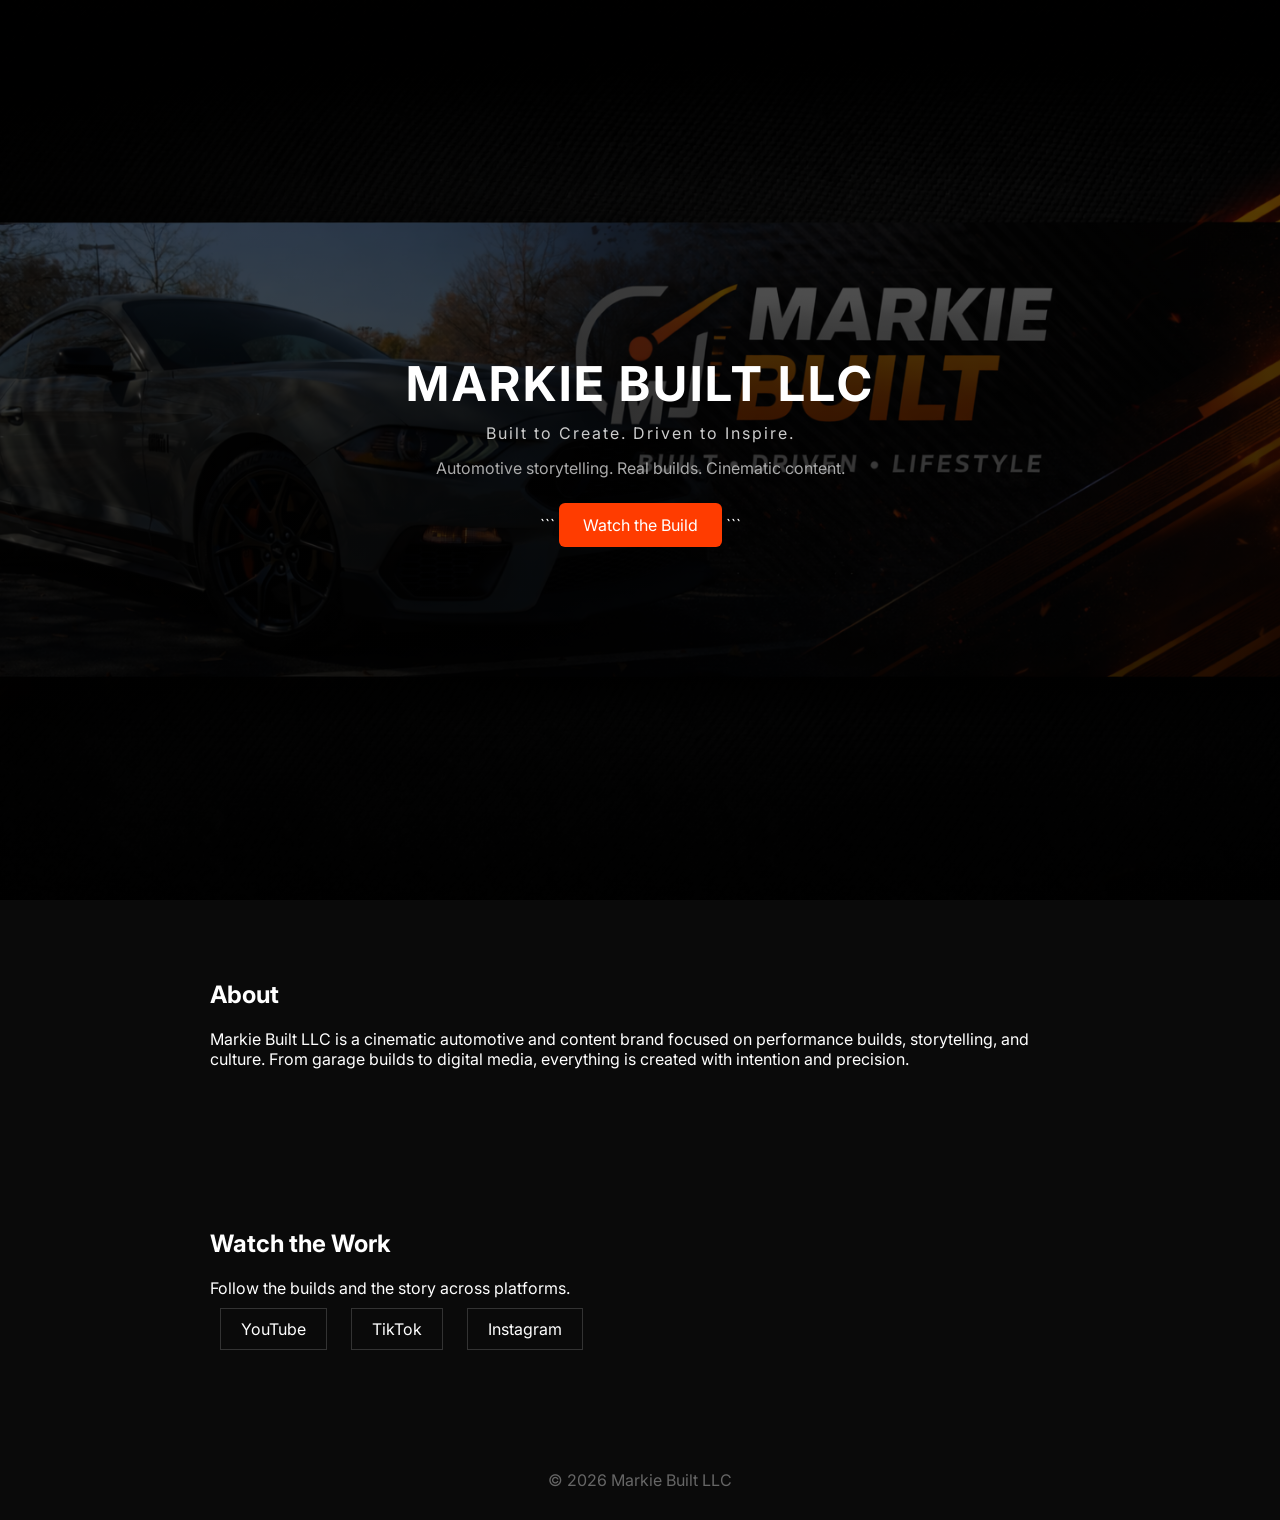
<file: markie-built/index.html>
<!DOCTYPE html>

<html lang="en">
<head>
  <meta charset="UTF-8" />
  <meta name="viewport" content="width=device-width, initial-scale=1.0"/>
  <title>Markie Built LLC</title>

  <link rel="stylesheet" href="style.css">
  <link href="https://fonts.googleapis.com/css2?family=Inter:wght@300;400;600;700&display=swap" rel="stylesheet">
</head>

<body>

<!-- INTRO ANIMATION -->

<div id="intro">
  <h1>MARKIE BUILT</h1>
  <p>Built to Create. Driven to Inspire.</p>
</div>

<!-- HERO -->

<section class="hero">
  <div class="overlay"></div>

  <div class="hero-content">
    <h1>MARKIE BUILT LLC</h1>
    <p class="tagline">Built to Create. Driven to Inspire.</p>
    <p class="sub">
      Automotive storytelling. Real builds. Cinematic content.
    </p>

```
<a href="#content" class="btn">Watch the Build</a>
```

  </div>
</section>

<!-- ABOUT -->

<section class="section">
  <h2>About</h2>
  <p>
    Markie Built LLC is a cinematic automotive and content brand focused on
    performance builds, storytelling, and culture. From garage builds to digital media,
    everything is created with intention and precision.
  </p>
</section>

<!-- CONTENT -->

<section id="content" class="section">
  <h2>Watch the Work</h2>
  <p>Follow the builds and the story across platforms.</p>

  <div class="buttons">
    <a href="https://youtube.com/@machie_uno?si=UlEGZ1QydaQvBYTd" target="_blank">YouTube</a>
    <a href="https://www.tiktok.com/@machie_uno" target="_blank">TikTok</a>
    <a href="https://www.instagram.com/machie_uno" target="_blank">Instagram</a>
  </div>
</section>

<!-- FOOTER -->

<footer>
  © 2026 Markie Built LLC
</footer>

<script src="script.js"></script>

</body>
</html>
</file>
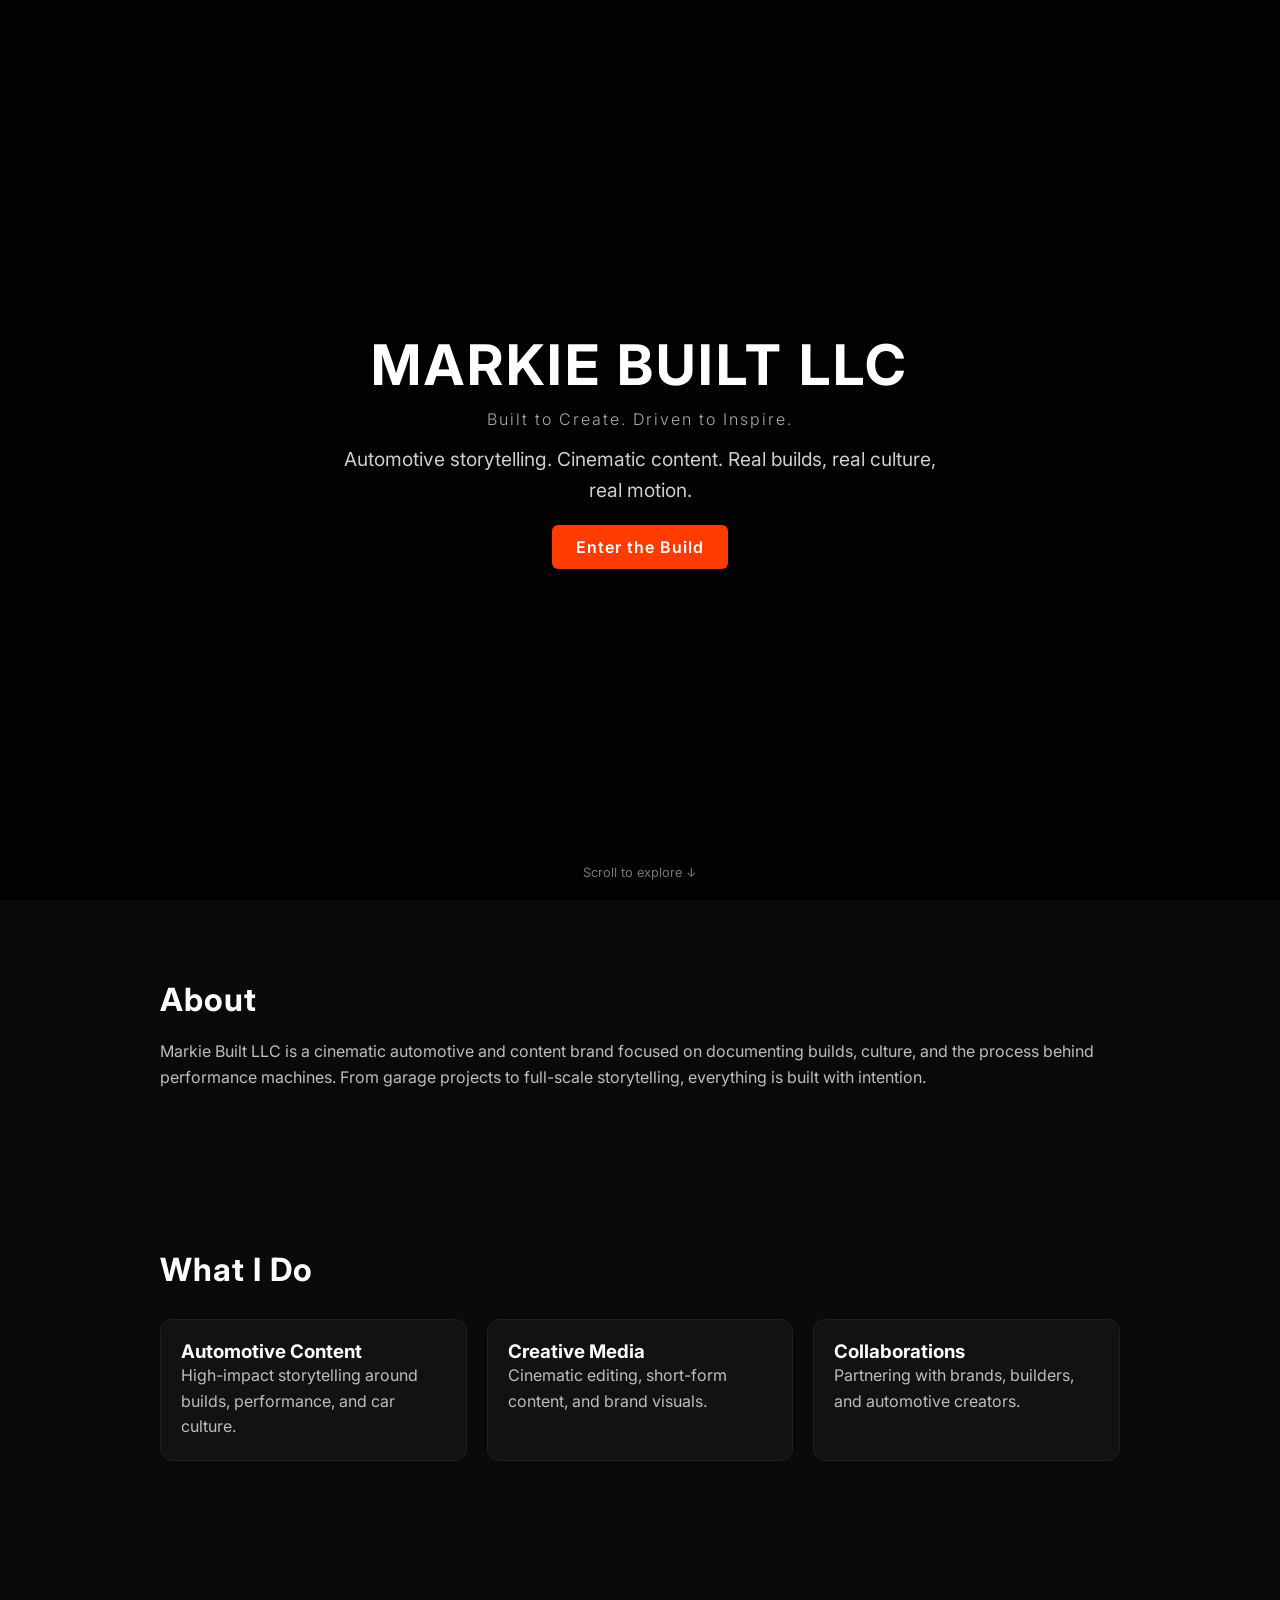
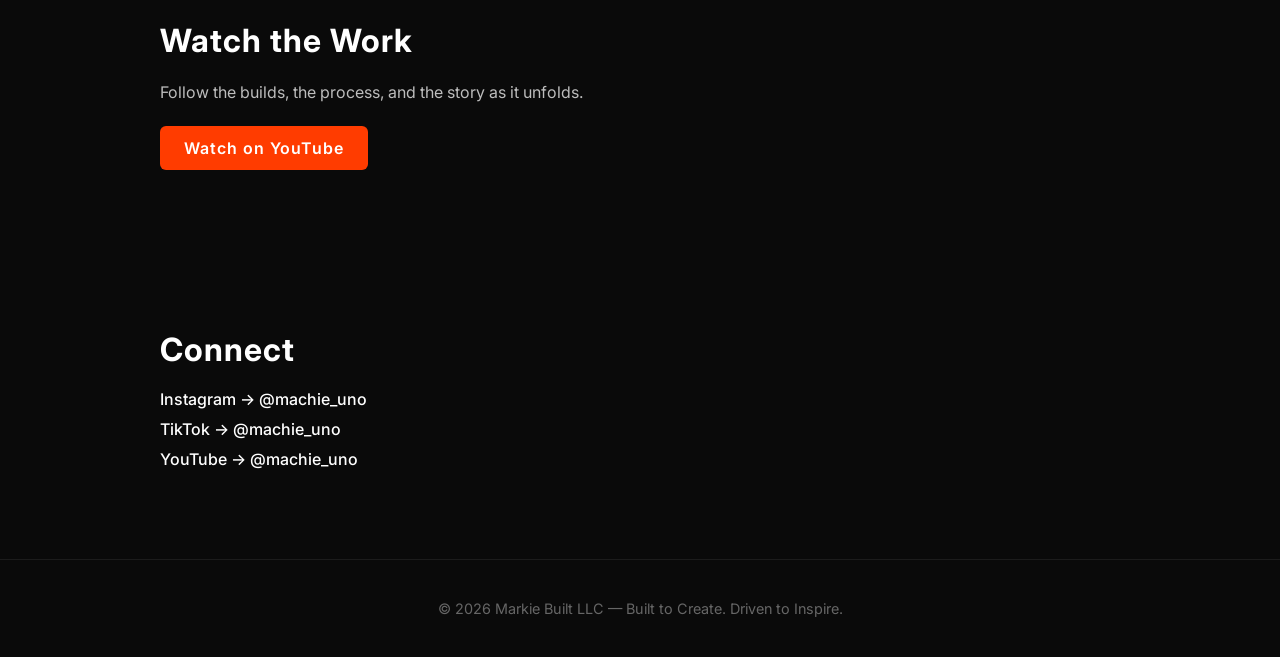
<file: markie_built.html>
<!DOCTYPE html>
<html lang="en">
<head>
<meta charset="UTF-8" />
<meta name="viewport" content="width=device-width, initial-scale=1.0"/>
<title>Markie Built LLC</title>

<link href="https://fonts.googleapis.com/css2?family=Inter:wght@300;400;600;700&display=swap" rel="stylesheet">

<style>
  * {
    margin: 0;
    padding: 0;
    box-sizing: border-box;
  }

  body {
    font-family: "Inter", sans-serif;
    background: #0a0a0a;
    color: #fff;
    overflow-x: hidden;
  }

  /* HERO */
  .hero {
    height: 100vh;
    display: flex;
    flex-direction: column;
    justify-content: center;
    align-items: center;
    text-align: center;

    background: linear-gradient(
      rgba(0,0,0,0.75),
      rgba(0,0,0,0.85)
    ),
    url("https://images.unsplash.com/photo-1503376780353-7e6692767b70?auto=format&fit=crop&w=1950&q=80");

    background-size: cover;
    background-position: center;
    position: relative;
  }

  .hero h1 {
    font-size: 3.5rem;
    letter-spacing: 3px;
    font-weight: 700;
  }

  .hero p {
    margin-top: 15px;
    font-size: 1.2rem;
    color: #cfcfcf;
    max-width: 600px;
  }

  .tagline {
    margin-top: 10px;
    font-weight: 300;
    letter-spacing: 2px;
    color: #aaa;
  }

  .scroll {
    position: absolute;
    bottom: 20px;
    font-size: 0.8rem;
    color: #777;
  }

  /* SECTIONS */
  section {
    padding: 80px 20px;
    max-width: 1000px;
    margin: auto;
  }

  h2 {
    font-size: 2rem;
    margin-bottom: 20px;
    letter-spacing: 1px;
  }

  p {
    color: #bdbdbd;
    line-height: 1.6;
  }

  /* GRID */
  .grid {
    display: grid;
    grid-template-columns: repeat(auto-fit, minmax(250px, 1fr));
    gap: 20px;
    margin-top: 30px;
  }

  .card {
    background: #121212;
    padding: 20px;
    border-radius: 12px;
    border: 1px solid #1f1f1f;
    transition: 0.3s;
  }

  .card:hover {
    transform: translateY(-5px);
    border-color: #333;
  }

  /* SOCIALS */
  .social a {
    display: block;
    margin: 10px 0;
    color: #fff;
    text-decoration: none;
    font-weight: 500;
  }

  .social a:hover {
    color: #ff3c00;
  }

  /* FOOTER */
  footer {
    text-align: center;
    padding: 40px;
    border-top: 1px solid #1c1c1c;
    color: #666;
    font-size: 0.9rem;
  }

  /* BUTTON */
  .btn {
    display: inline-block;
    margin-top: 20px;
    padding: 12px 24px;
    background: #ff3c00;
    color: #fff;
    text-decoration: none;
    border-radius: 6px;
    font-weight: 600;
    letter-spacing: 1px;
  }

  .btn:hover {
    background: #e63600;
  }

</style>
</head>

<body>

<!-- HERO -->
<div class="hero">
  <h1>MARKIE BUILT LLC</h1>
  <div class="tagline">Built to Create. Driven to Inspire.</div>
  <p>
    Automotive storytelling. Cinematic content. Real builds, real culture, real motion.
  </p>

  <a href="#about" class="btn">Enter the Build</a>

  <div class="scroll">Scroll to explore ↓</div>
</div>

<!-- ABOUT -->
<section id="about">
  <h2>About</h2>
  <p>
    Markie Built LLC is a cinematic automotive and content brand focused on documenting builds,
    culture, and the process behind performance machines. From garage projects to full-scale storytelling,
    everything is built with intention.
  </p>
</section>

<!-- SERVICES -->
<section>
  <h2>What I Do</h2>

  <div class="grid">
    <div class="card">
      <h3>Automotive Content</h3>
      <p>High-impact storytelling around builds, performance, and car culture.</p>
    </div>

    <div class="card">
      <h3>Creative Media</h3>
      <p>Cinematic editing, short-form content, and brand visuals.</p>
    </div>

    <div class="card">
      <h3>Collaborations</h3>
      <p>Partnering with brands, builders, and automotive creators.</p>
    </div>
  </div>
</section>

<!-- CONTENT -->
<section>
  <h2>Watch the Work</h2>
  <p>Follow the builds, the process, and the story as it unfolds.</p>

  <a class="btn" href="https://youtube.com/@machie_uno?si=UlEGZ1QydaQvBYTd" target="_blank">
    Watch on YouTube
  </a>
</section>

<!-- SOCIALS -->
<section class="social">
  <h2>Connect</h2>

  <a href="https://www.instagram.com/machie_uno" target="_blank">Instagram → @machie_uno</a>
  <a href="https://www.tiktok.com/@machie_uno" target="_blank">TikTok → @machie_uno</a>
  <a href="https://youtube.com/@machie_uno?si=UlEGZ1QydaQvBYTd" target="_blank">YouTube → @machie_uno</a>
</section>

<!-- FOOTER -->
<footer>
  © 2026 Markie Built LLC — Built to Create. Driven to Inspire.
</footer>

</body>
</html>
</file>
<file: markie-built/style.css>
* {
  margin: 0;
  padding: 0;
  box-sizing: border-box;
  }

body {
font-family: "Inter", sans-serif;
background: #0a0a0a;
color: #fff;
}

/* INTRO */
#intro {
position: fixed;
width: 100%;
height: 100%;
background: #000;
display: flex;
flex-direction: column;
justify-content: center;
align-items: center;
z-index: 999;
animation: fadeOut 2s ease forwards;
animation-delay: 2.5s;
}

#intro h1 {
font-size: 3rem;
letter-spacing: 4px;
}

#intro p {
margin-top: 10px;
color: #aaa;
}

/* HERO */
.hero {
height: 100vh;
background: url("assets/hero.jpg") center/cover no-repeat;
position: relative;
display: flex;
justify-content: center;
align-items: center;
text-align: center;
}

.overlay {
position: absolute;
width: 100%;
height: 100%;
background: linear-gradient(to bottom, rgba(0,0,0,0.6), rgba(0,0,0,0.9));
}

/* subtle zoom */
.hero {
animation: zoom 20s ease-in-out infinite alternate;
}

.hero-content {
position: relative;
z-index: 2;
max-width: 700px;
}

.hero h1 {
font-size: 3rem;
letter-spacing: 3px;
}

.tagline {
margin-top: 10px;
color: #ccc;
letter-spacing: 2px;
}

.sub {
margin-top: 15px;
color: #aaa;
}

/* BUTTON */
.btn {
display: inline-block;
margin-top: 25px;
padding: 12px 24px;
background: #ff3c00;
color: white;
text-decoration: none;
border-radius: 6px;
}

/* SECTIONS */
.section {
padding: 80px 20px;
max-width: 900px;
margin: auto;
}

.section h2 {
margin-bottom: 20px;
}

/* SOCIAL BUTTONS */
.buttons a {
display: inline-block;
margin: 10px;
padding: 10px 20px;
border: 1px solid #333;
text-decoration: none;
color: white;
}

/* FOOTER */
footer {
text-align: center;
padding: 30px;
color: #666;
}

/* ANIMATIONS */
@keyframes fadeOut {
to {
opacity: 0;
visibility: hidden;
}
}

@keyframes zoom {
from { transform: scale(1); }
to { transform: scale(1.08); }
}
</file>
